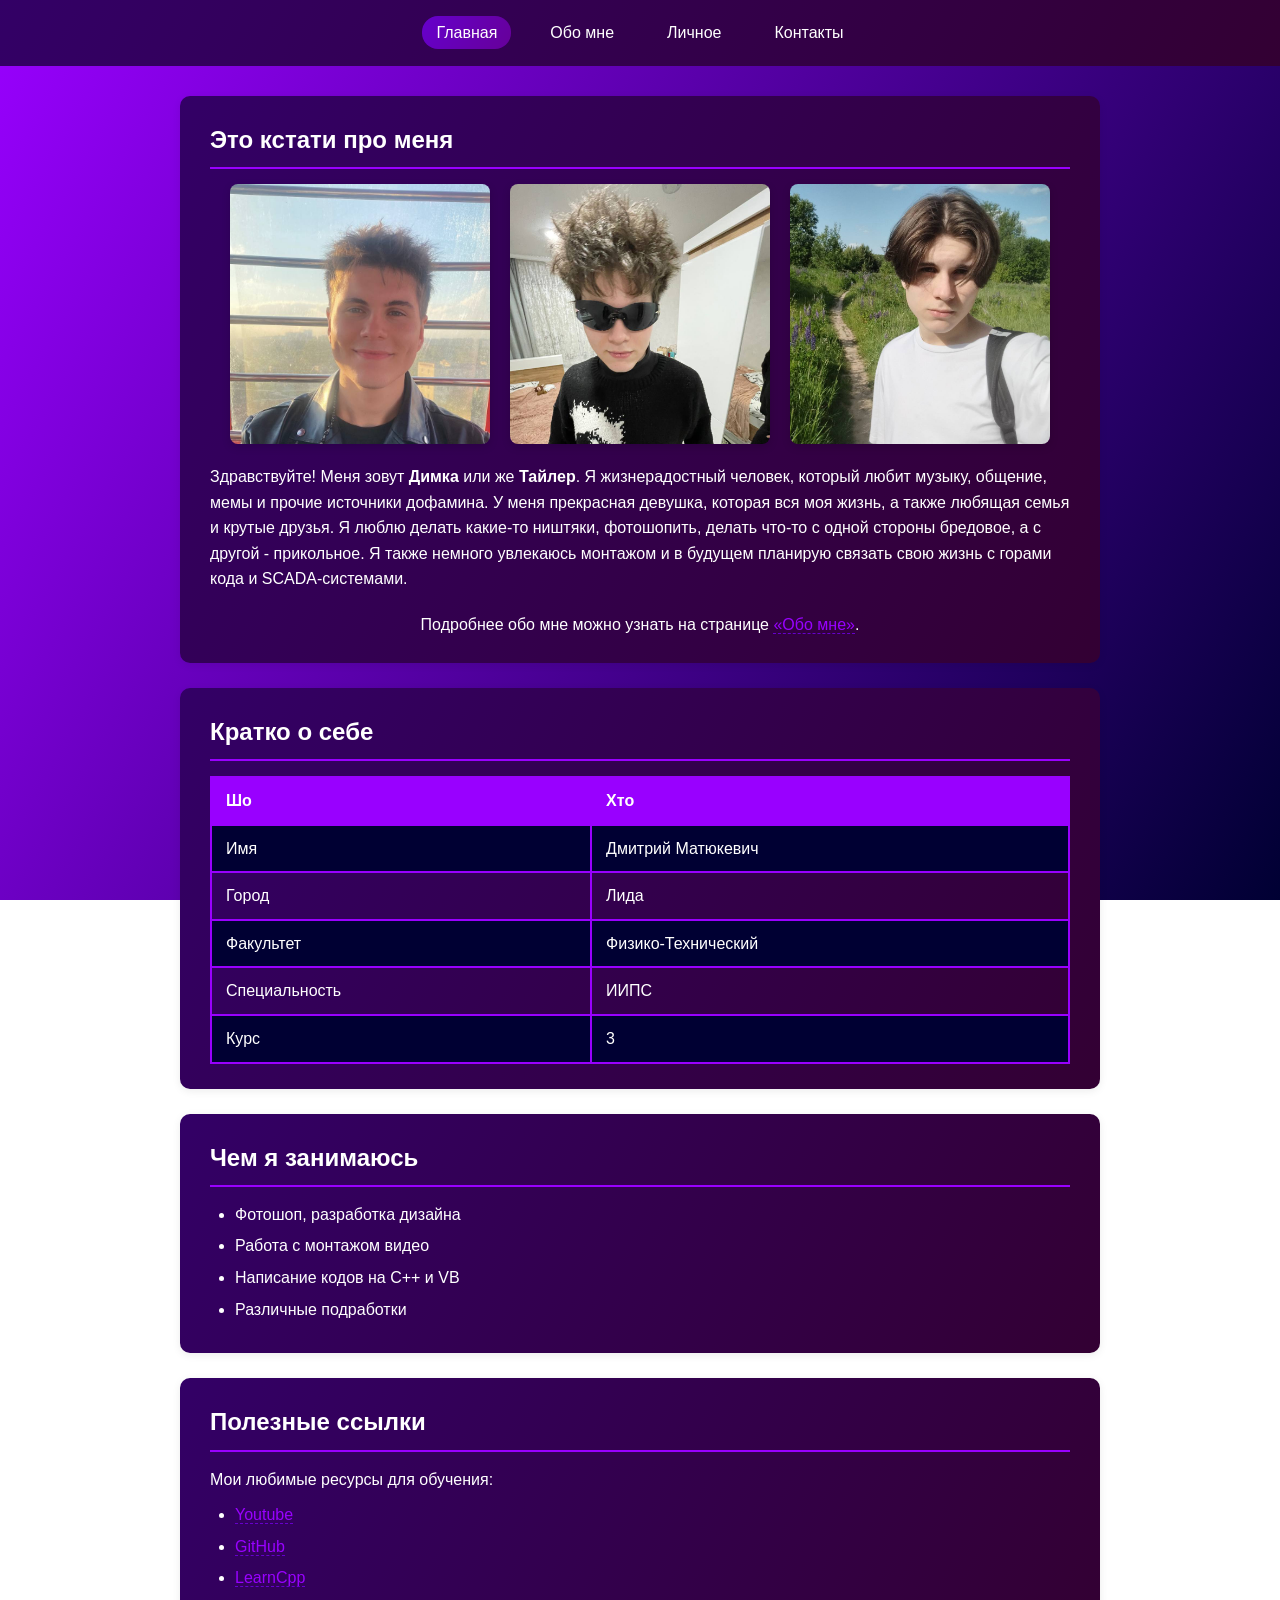
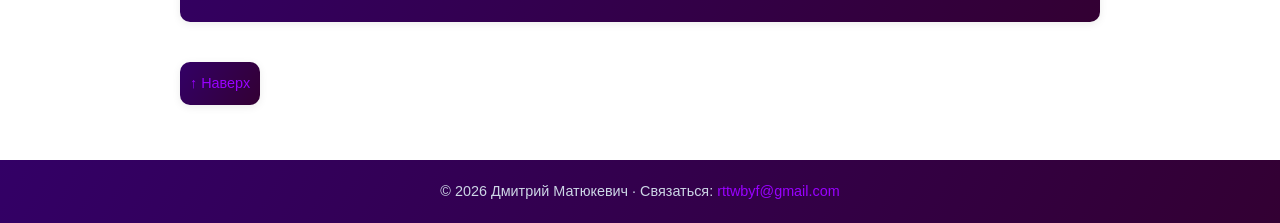
<file: index.html>
<!DOCTYPE html>
<html lang="ru">
<head>
	<meta charset="UTF-8">
	<meta name="viewport" content="width=device-width, initial-scale=1.0">
	<title>Дмитрий Матюкевич</title>
	<link rel="stylesheet" href="style.css">
</head>
<body>

<nav>
	<ul>
        	<li><a href="index.html" class="active">Главная</a></li>
        	<li><a href="about.html">Обо мне</a></li>
        	<li><a href="gfandg.html">Личное</a></li>
        	<li><a href="contacts.html">Контакты</a></li>
	</ul>
</nav>

<main>

	<section>
        	<h2>Это кстати про меня</h2>
		<div class="gallery">
		<figure>
        	<img src="images/avatar1.jpg" alt="аватарка" class="avatar">
		</figure>
		<figure>
		<img src="images/avatar2.jpg" alt="аватарка 2" class="avatar">
		</figure>
		<figure>
		<img src="images/avatar3.jpg" alt="аватарка 3" class="avatar">
		</figure>
		<p>
			Здравствуйте! Меня зовут <b>Димка</b> или же <b>Тайлер</b>.
			Я жизнерадостный человек, который любит музыку, общение, мемы и прочие
			источники дофамина. 
			У меня прекрасная девушка,
			которая вся моя жизнь, а также любящая семья и крутые друзья. Я люблю
			делать какие-то	ништяки, фотошопить, делать что-то с одной стороны
			бредовое, а с другой - прикольное. Я также немного увлекаюсь монтажом и в 
			будущем планирую связать свою жизнь с горами кода и SCADA-системами. 

        	</p>
        	<p>
		Подробнее обо мне можно узнать на странице
		<a href="about.html" class="link">«Обо мне»</a>.
		</p>
	</section>

	<section>
        	<h2>Кратко о себе</h2>
        	<table>
			<tr>
                		<th>Шо</th>
                		<th>Хто</th>
			</tr>
			<tr>
                		<td>Имя</td>
                		<td>Дмитрий Матюкевич</td>
			</tr>
			<tr>
                		<td>Город</td>
                		<td>Лида</td>
			</tr>
			<tr>
                		<td>Факультет</td>
                		<td>Физико-Технический</td>
			</tr>
			<tr>
                		<td>Специальность</td>
                		<td>ИИПС</td>
			</tr>
			<tr>
				<td>Курс</th>
				<td>3</th>
			</tr>
		</table>
	</section>

	<section>
        	<h2>Чем я занимаюсь</h2>
        	<ul class="custom">
			<li>Фотошоп, разработка дизайна</li>
			<li>Работа с монтажом видео</li>
			<li>Написание кодов на C++ и VB</li>
			<li>Различные подработки</li>
		</ul>
	</section>

	<section>
		<h2>Полезные ссылки</h2>
		<p>Мои любимые ресурсы для обучения:</p>
		<ul class="custom">
			<li><a class="link" href="https://youtube.com/" target="_blank">Youtube</a></li>
			<li><a class="link" href="https://github.com/" target="_blank">GitHub</a></li>
			<li><a class="link" href="https://learncpp.com/" target="_blank">LearnCpp</a></li>
		</ul>
	</section>

	<a href="#" class="top-link">↑ Наверх</a>

</main>

<footer>
	<p>© 2026 Дмитрий Матюкевич · Связаться: <a>rttwbyf@gmail.com</a></p>
</footer>

</body>
</html>
</file>
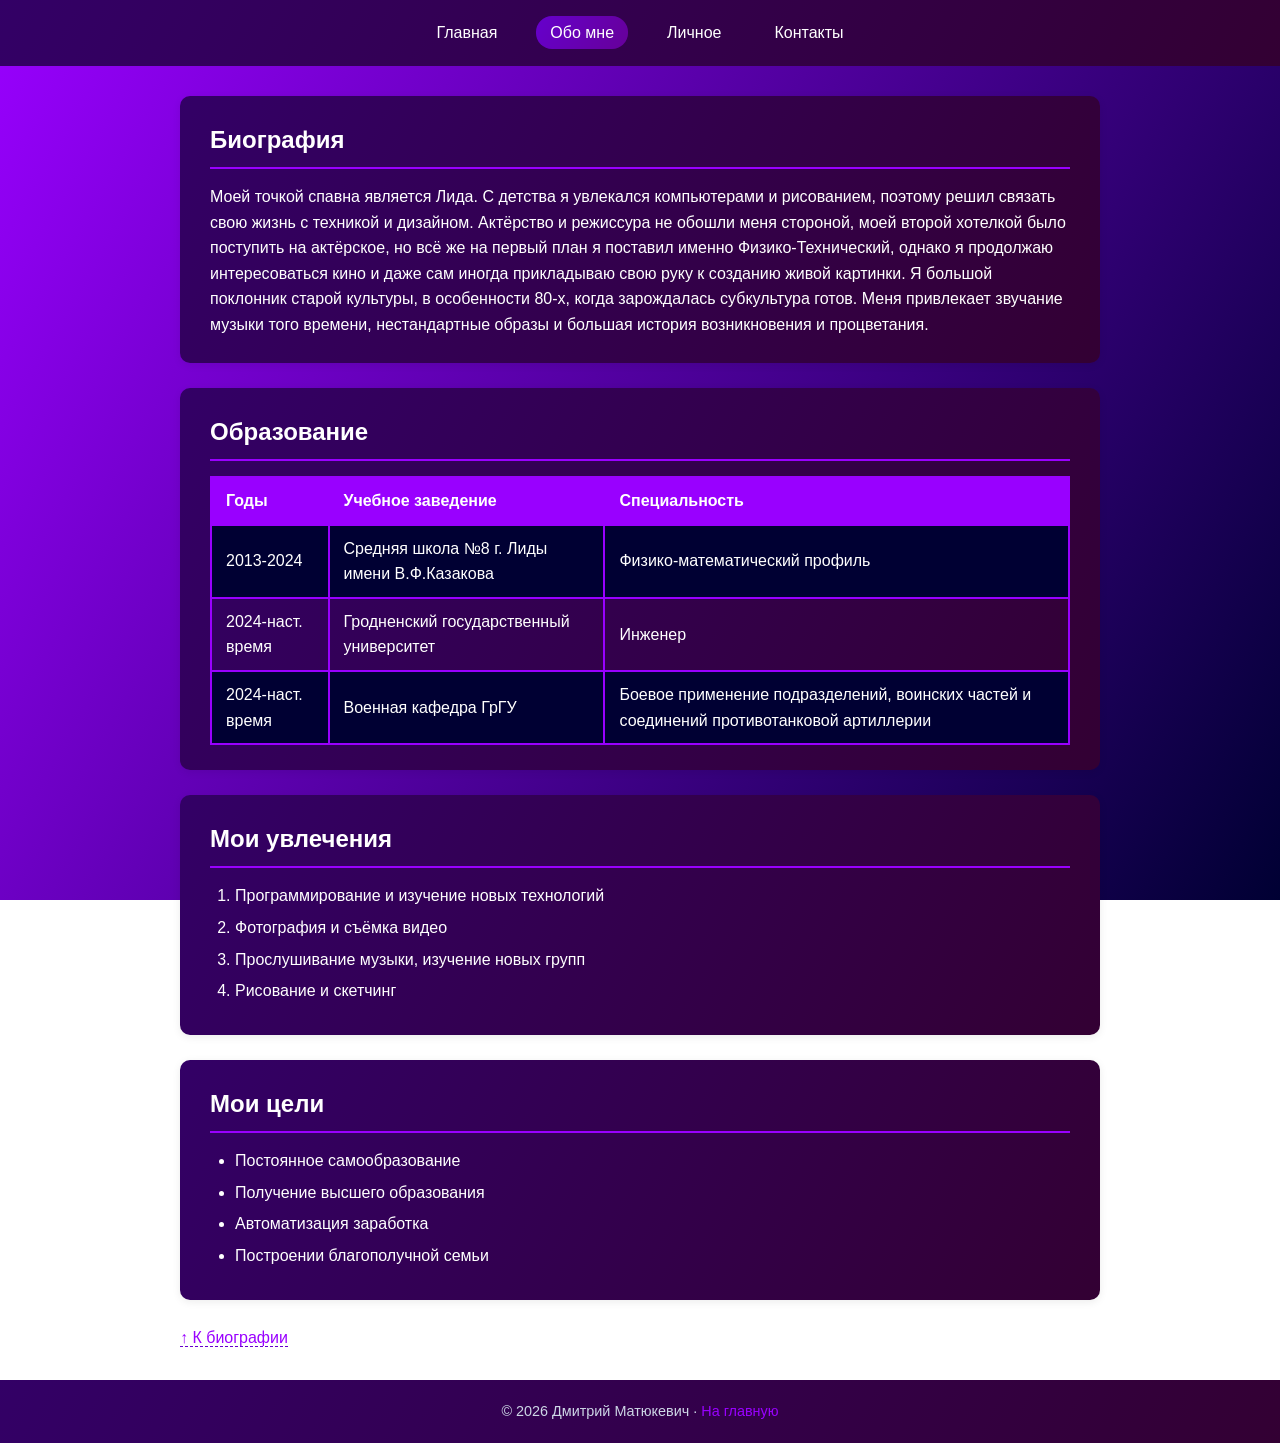
<file: about.html>
<!DOCTYPE html>
<html lang="ru">
<head>
	<meta charset="UTF-8">
	<meta name="viewport" content="width=device-width, initial-scale=1.0">
	<title>Обо мне</title>
	<link rel="stylesheet" href="style.css">
</head>
<body>

<nav>
	<ul>
        	<li><a href="index.html">Главная</a></li>
        	<li><a href="about.html" class="active">Обо мне</a></li>
        	<li><a href="gfandg.html">Личное</a></li>
        	<li><a href="contacts.html">Контакты</a></li>
	</ul>
</nav>

<main>

	<section id="biography">
		<h2>Биография</h2>
		<p>
			Моей точкой спавна является Лида. С детства я увлекался компьютерами и
			рисованием, поэтому решил связать свою жизнь с техникой и дизайном.
			Актёрство и режиссура не обошли меня стороной, моей второй хотелкой было
			поступить на актёрское, но всё же на первый план я поставил именно
			Физико-Технический, однако я продолжаю интересоваться кино и даже сам
			иногда прикладываю свою руку к созданию живой картинки.
			Я большой поклонник старой культуры, в особенности 80-х, когда зарождалась
			субкультура готов. Меня привлекает звучание музыки того времени,
			нестандартные образы и большая история возникновения и процветания.
        	</p>
	</section>

	<section id="education">
		<h2>Образование</h2>
		<table>
	<tr>
                <th>Годы</th>
                <th>Учебное заведение</th>
                <th>Специальность</th>
        </tr>
        <tr>
                <td>2013-2024</td>
                <td>Средняя школа №8 г. Лиды имени В.Ф.Казакова</td>
                <td>Физико-математический профиль</td>
        </tr>
        <tr>
                <td>2024-наст. время</td>
                <td>Гродненский государственный университет</td>
                <td>Инженер</td>
        </tr>
	<tr>
		<td>2024-наст. время</td>
		<td>Военная кафедра ГрГУ</td>
		<td>Боевое применение подразделений, воинских частей
		и соединений противотанковой артиллерии</td>
	</tr>
        	</table>
	</section>

	<section id="hobbies">
		<h2>Мои увлечения</h2>
		<ol class="custom">
			<li>Программирование и изучение новых технологий</li>
			<li>Фотография и съёмка видео</li>
			<li>Прослушивание музыки, изучение новых групп</li>
			<li>Рисование и скетчинг</li>
		</ol>
	</section>

	<section id="values">
		<h2>Мои цели</h2>
		<ul class="custom">
			<li>Постоянное самообразование</li>
			<li>Получение высшего образования</li>
			<li>Автоматизация заработка</li>
			<li>Построении благополучной семьи</li>
		</ul>
	</section>

	<p><a href="#biography" class="link">↑ К биографии</a></p>

</main>

<footer>
	<p>© 2026 Дмитрий Матюкевич · <a href="index.html">На главную</a></p>
</footer>

</body>
</html>
</file>
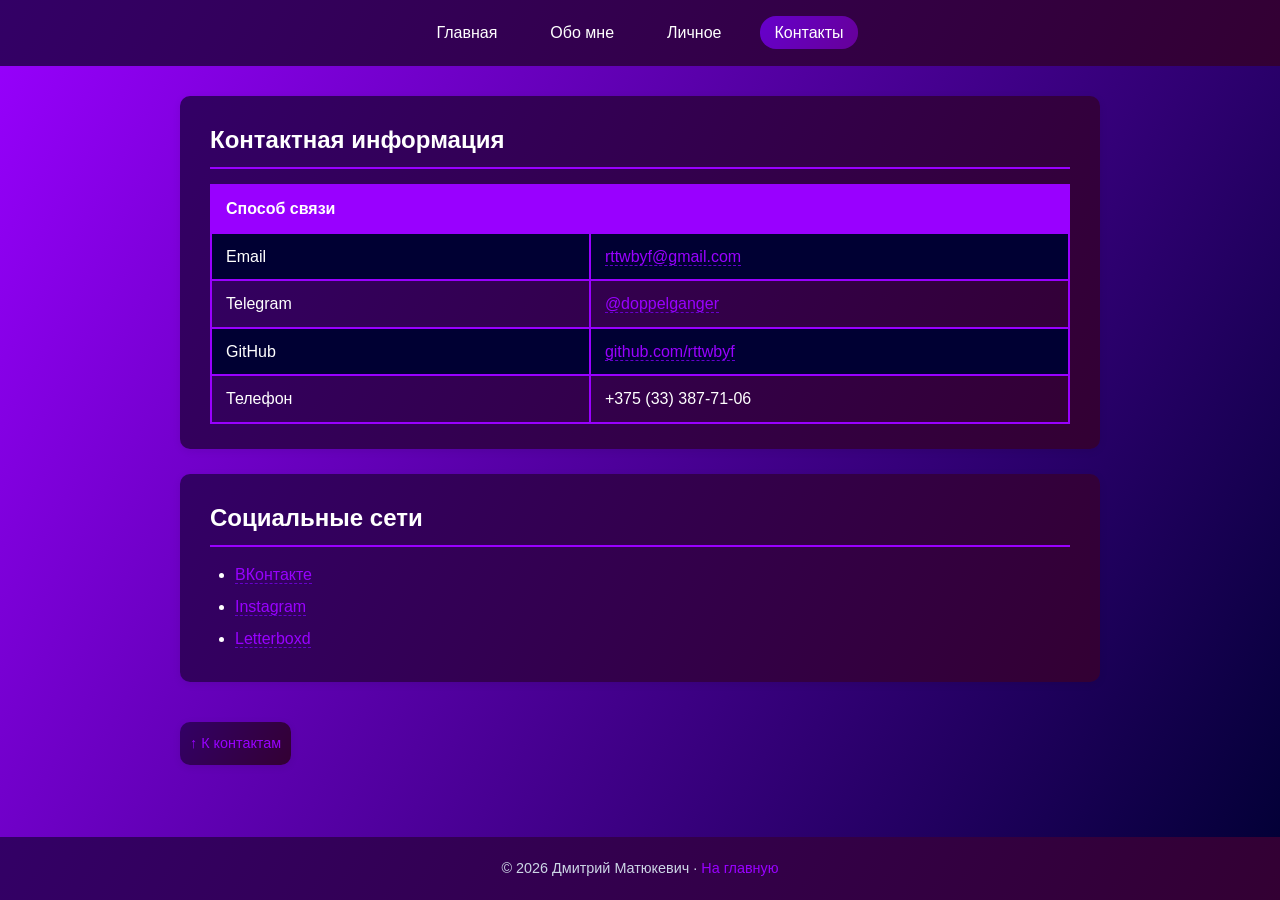
<file: contacts.html>
<!DOCTYPE html>
<html lang="ru">
<head>
	<meta charset="UTF-8">
	<meta name="viewport" content="width=device-width, initial-scale=1.0">
	<title>Контакты</title>
	<link rel="stylesheet" href="style.css">
</head>
<body>

<nav>
	<ul>
        	<li><a href="index.html">Главная</a></li>
        	<li><a href="about.html">Обо мне</a></li>
        	<li><a href="gfandg.html">Личное</a></li>
        	<li><a href="contacts.html" class="active">Контакты</a></li>
	</ul>
</nav>

<main>

	<section id="contact-info">
		<h2>Контактная информация</h2>
		<table>
	<tr>
                <th>Способ связи</th>
                <th></th>
	</tr>
        <tr>
                <td>Email</td>
                <td><a class="link" href="mailto:rttwbyf@gmail.com">rttwbyf@gmail.com</a></td>
        </tr>
        <tr>
                <td>Telegram</td>
                <td><a class="link" href="https://t.me/doppelg44nger" target="_blank">@doppelganger</a></td>
        </tr>
        <tr>
                <td>GitHub</td>
                <td><a class="link" href="https://github.com/rttwbyf" target="_blank">github.com/rttwbyf</a></td>
        </tr>
        <tr>
                <td>Телефон</td>
                <td>+375 (33) 387-71-06</td>
        </tr>
        	</table>
	</section>

	<section>
        	<h2>Социальные сети</h2>
        	<ul class="custom">
			<li><a class="link" href="https://vk.com/rttwbyf/" target="_blank">ВКонтакте</a></li>
			<li><a class="link" href="https://www.instagram.com/rttwbyf/" target="_blank">Instagram</a></li>
			<li><a class="link" href="https://letterboxd.com/rttwbyf/" target="_blank">Letterboxd</a></li>
		</ul>
	</section>

	<a href="#contact-info" class="top-link">↑ К контактам</a>

</main>
	<p>
	</p>

<footer>
	<p>© 2026 Дмитрий Матюкевич · <a href="index.html">На главную</a></p>
</footer>

</body>
</html>
</file>
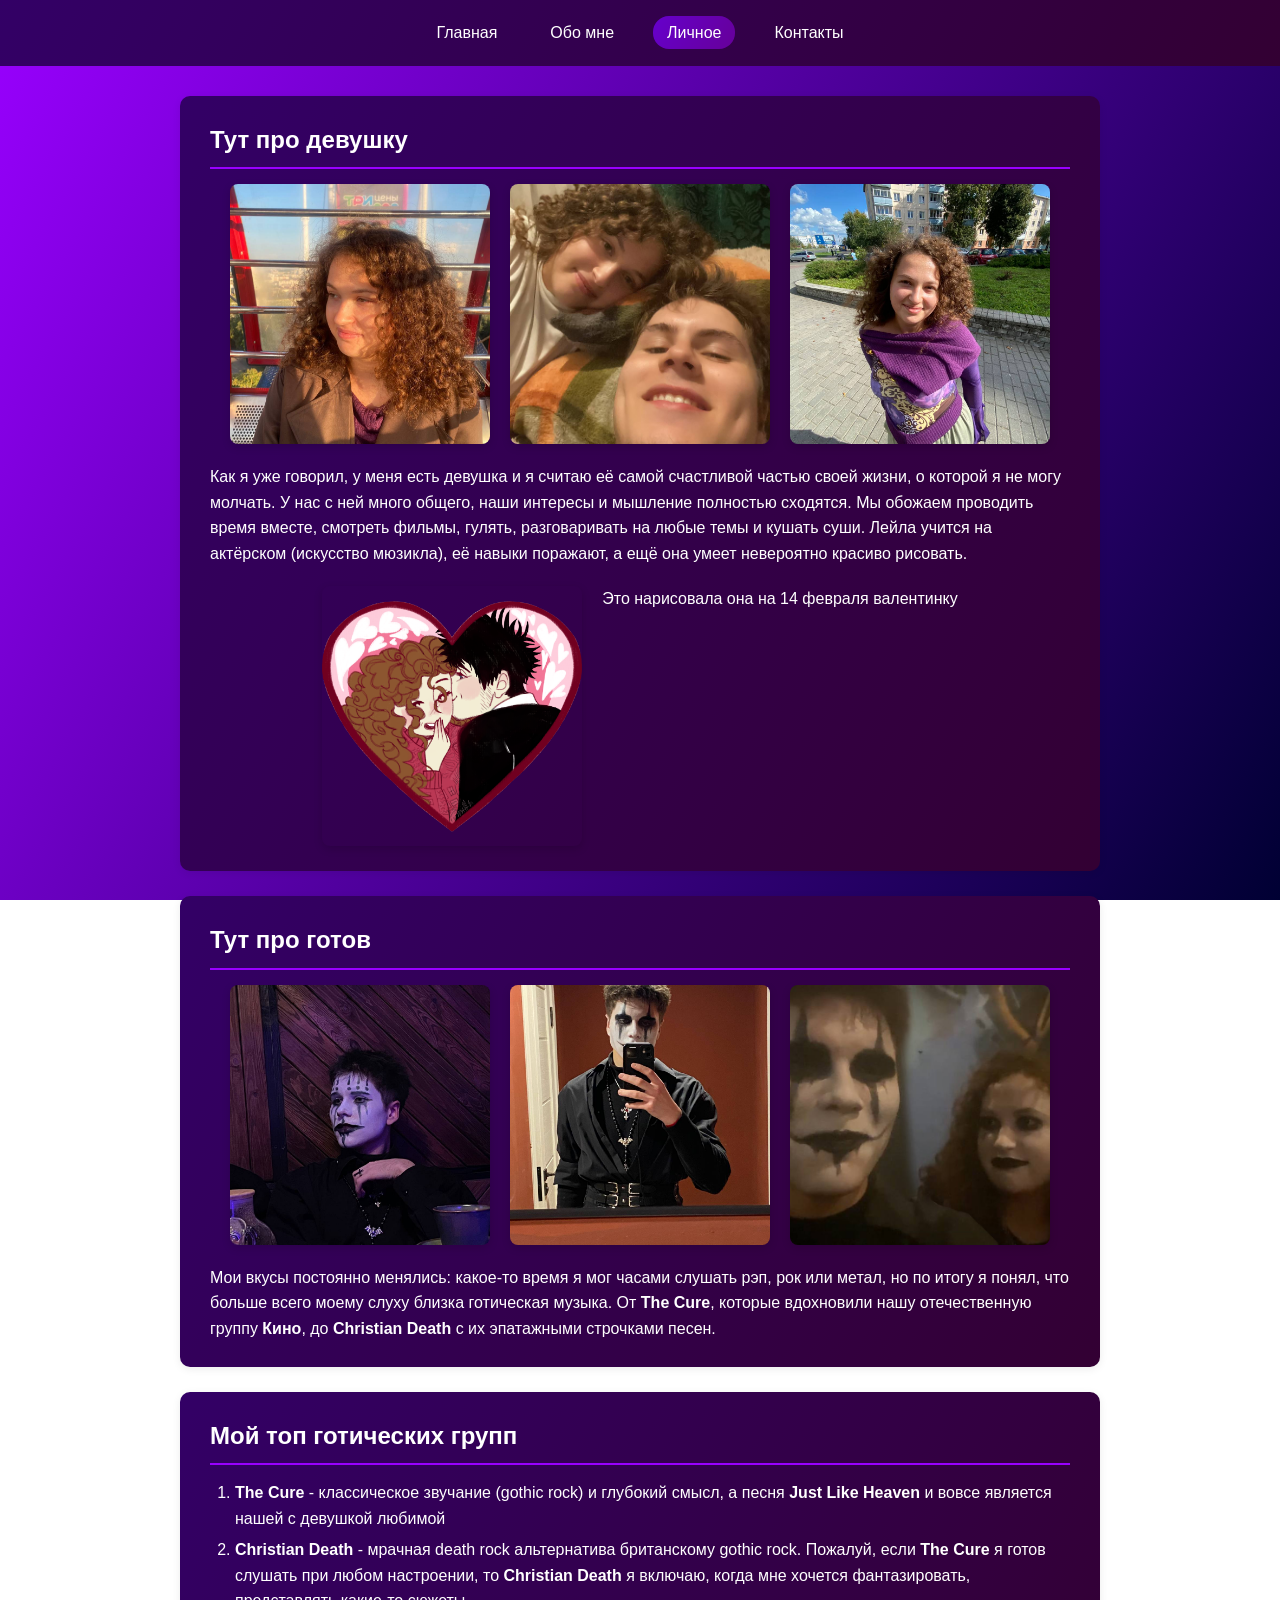
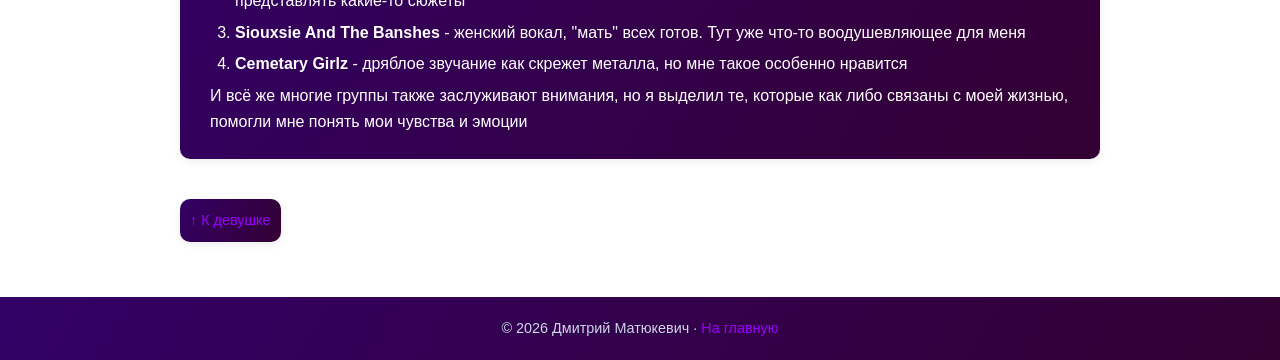
<file: gfandg.html>
<!DOCTYPE html>
<html lang="ru">
<head>
	<meta charset="UTF-8">
	<meta name="viewport" content="width=device-width, initial-scale=1.0">
	<title>Девушка и готы</title>
	<link rel="stylesheet" href="style.css">
</head>
<body>

<nav>
	<ul>
        	<li><a href="index.html">Главная</a></li>
        	<li><a href="about.html">Обо мне</a></li>
        	<li><a href="gfandg.html" class="active">Личное</a></li>
        	<li><a href="contacts.html">Контакты</a></li>
	</ul>
</nav>

<main>

	<section>
		<h2>Тут про девушку</h2>
		<div class="gallery">
		<figure>
		<img src="images/photo1.jpg" alt="фото 1" class="avatar">
		</figure>
		<figure>
		<img src="images/photo2.jpg" alt="фото 2" class="avatar">
		</figure>
		<figure>
		<img src="images/photo3.jpg" alt="фото 3" class="avatar">
		</figure>
		<p>
			Как я уже говорил, у меня есть девушка и я считаю её
			самой счастливой частью своей жизни, о которой я не могу
			молчать. У нас с ней много общего, наши интересы и мышление
			полностью сходятся. Мы обожаем проводить время вместе, смотреть
			фильмы, гулять, разговаривать на любые темы и кушать суши. Лейла
			учится на актёрском (искусство мюзикла), её навыки поражают, а ещё
			она умеет невероятно красиво рисовать.
		</p>
		<figure>
		<img src="images/heart.png" alt="сердце" class="avatar">
		</figure>
		<p>
			Это нарисовала она на 14 февраля валентинку
		</p>
	</section> 

	<section>
		<h2>Тут про готов</h2>
		<div class="gallery">
		<figure>
		<img src="images/photo4.jpg" alt="фото 1" class="avatar">
		</figure>
		<figure>
		<img src="images/photo5.jpg" alt="фото 2" class="avatar">
		</figure>
		<figure>
		<img src="images/photo6.jpg" alt="фото 3" class="avatar">
		</figure>
		<p>
			Мои вкусы постоянно менялись: какое-то время я мог часами
			слушать рэп, рок или метал, но по итогу я понял, что
			больше всего моему слуху близка готическая музыка.
			От <b>The Cure</b>, которые вдохновили нашу отечественную группу
			<b>Кино</b>, до <b>Christian Death</b> с их эпатажными строчками
			песен.
		</p>
	</section> 

	<section>
		<h2>Мой топ готических групп</h2>
		<ol class="custom">
			<li><b>The Cure</b> - классическое звучание (gothic rock) и
			глубокий смысл, а песня <b>Just Like Heaven</b> и вовсе является
			нашей с девушкой любимой</li>
			<li><b>Christian Death</b> - мрачная death rock альтернатива
			британскому gothic rock. Пожалуй, если <b>The Cure</b>
			я готов слушать при любом настроении, то <b>Christian Death</b>
			я включаю, когда мне хочется фантазировать, представлять
			какие-то сюжеты</li>
			<li><b>Siouxsie And The Banshes</b> - женский вокал, "мать"
			всех готов. Тут уже что-то воодушевляющее для меня</li>
			<li><b>Cemetary Girlz</b> - дряблое звучание как скрежет
			металла, но мне такое особенно нравится</li>
		</ol>
		<p>
			И всё же многие группы также заслуживают внимания, но я
			выделил те, которые как либо связаны с моей жизнью, помогли мне
			понять мои чувства и эмоции
		</p>
	</section>		

	<a href="#" class="top-link">↑ К девушке</a>

</main>

<footer>
	<p>© 2026 Дмитрий Матюкевич · <a href="index.html">На главную</a></p>
</footer>

</body>
</html>
</file>
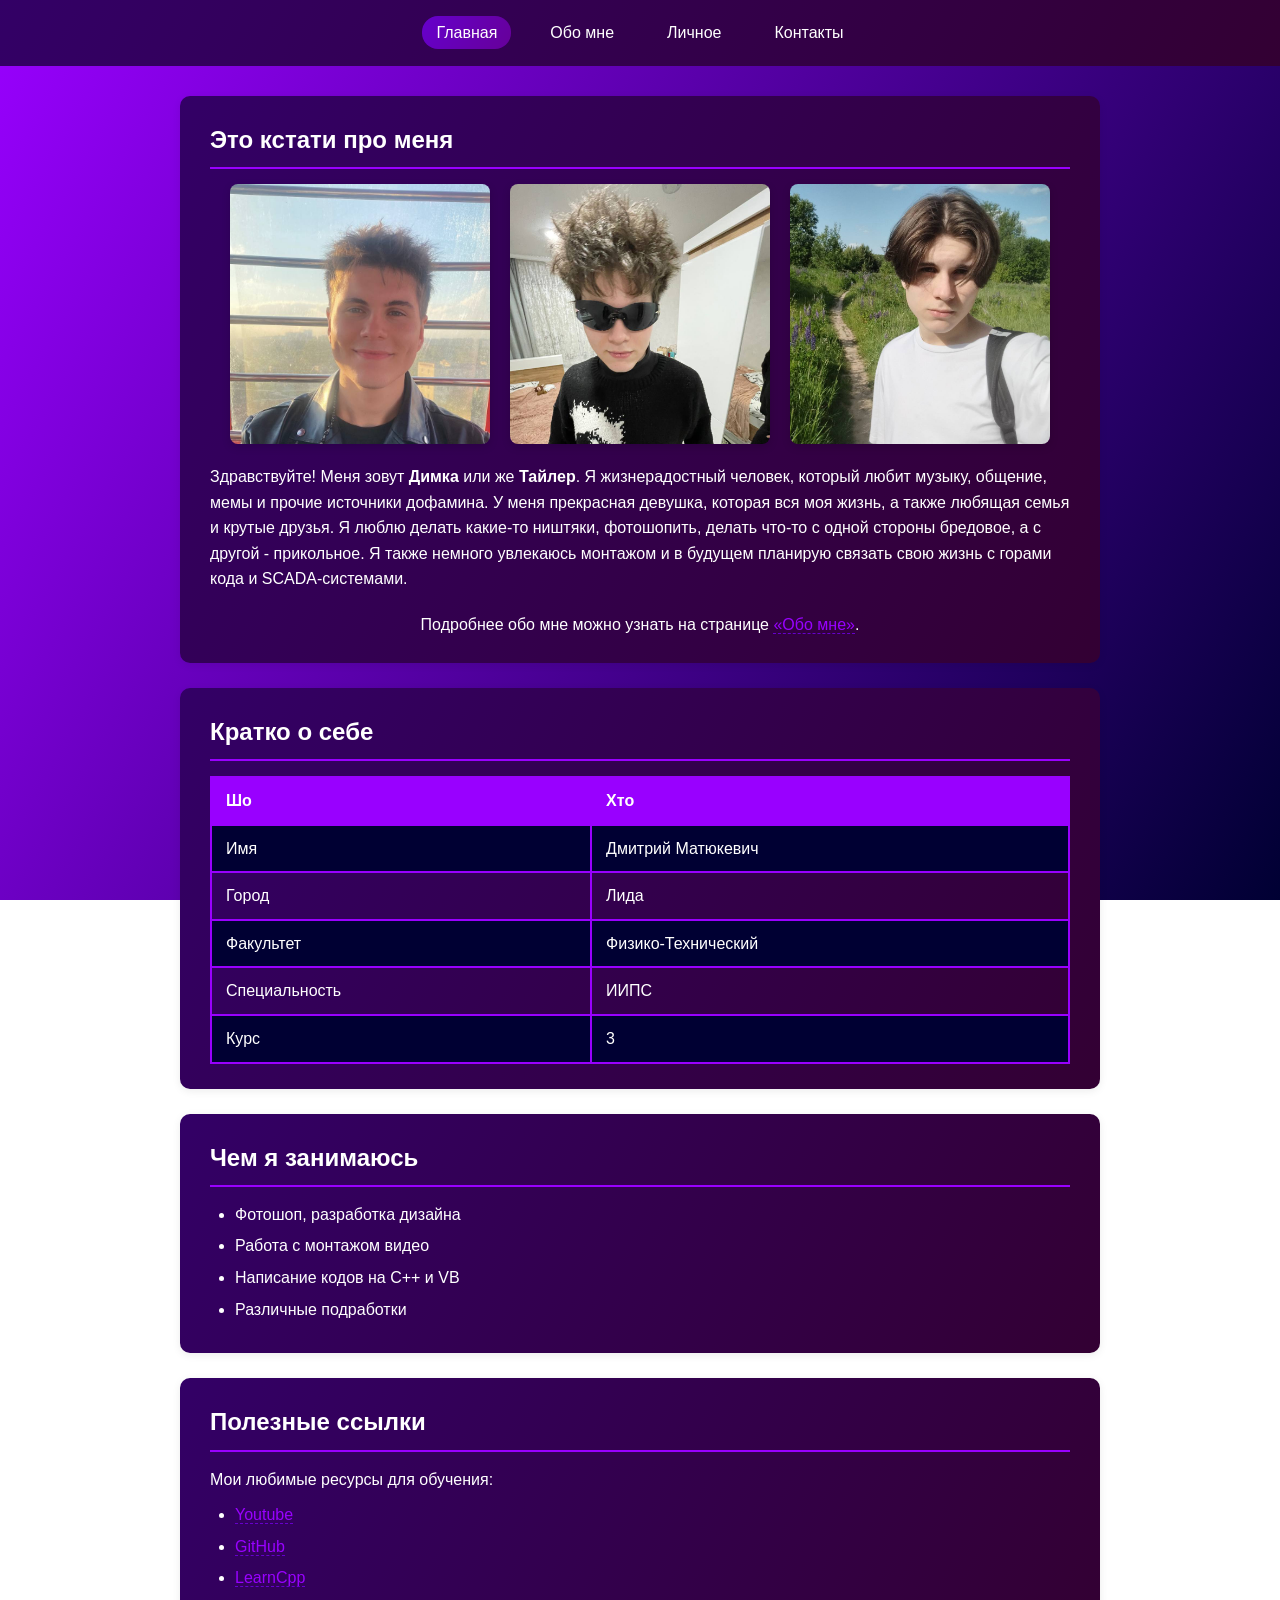
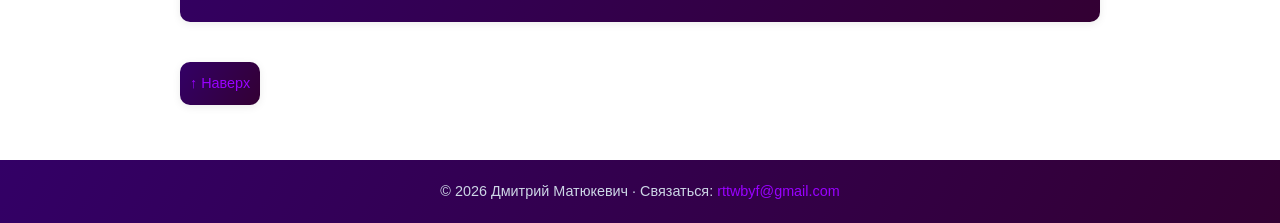
<file: main.html>
<!DOCTYPE html>
<html lang="ru">
<head>
	<meta charset="UTF-8">
	<meta name="viewport" content="width=device-width, initial-scale=1.0">
	<title>Дмитрий Матюкевич</title>
	<link rel="stylesheet" href="style.css">
</head>
<body>

<nav>
	<ul>
        	<li><a href="main.html" class="active">Главная</a></li>
        	<li><a href="about.html">Обо мне</a></li>
        	<li><a href="gfandg.html">Личное</a></li>
        	<li><a href="contacts.html">Контакты</a></li>
	</ul>
</nav>

<main>

	<section>
        	<h2>Это кстати про меня</h2>
		<div class="gallery">
		<figure>
        	<img src="images/avatar1.jpg" alt="аватарка" class="avatar">
		</figure>
		<figure>
		<img src="images/avatar2.jpg" alt="аватарка 2" class="avatar">
		</figure>
		<figure>
		<img src="images/avatar3.jpg" alt="аватарка 3" class="avatar">
		</figure>
		<p>
			Здравствуйте! Меня зовут <b>Димка</b> или же <b>Тайлер</b>.
			Я жизнерадостный человек, который любит музыку, общение, мемы и прочие
			источники дофамина. 
			У меня прекрасная девушка,
			которая вся моя жизнь, а также любящая семья и крутые друзья. Я люблю
			делать какие-то	ништяки, фотошопить, делать что-то с одной стороны
			бредовое, а с другой - прикольное. Я также немного увлекаюсь монтажом и в 
			будущем планирую связать свою жизнь с горами кода и SCADA-системами. 

        	</p>
        	<p>
		Подробнее обо мне можно узнать на странице
		<a href="about.html" class="link">«Обо мне»</a>.
		</p>
	</section>

	<section>
        	<h2>Кратко о себе</h2>
        	<table>
			<tr>
                		<th>Шо</th>
                		<th>Хто</th>
			</tr>
			<tr>
                		<td>Имя</td>
                		<td>Дмитрий Матюкевич</td>
			</tr>
			<tr>
                		<td>Город</td>
                		<td>Лида</td>
			</tr>
			<tr>
                		<td>Факультет</td>
                		<td>Физико-Технический</td>
			</tr>
			<tr>
                		<td>Специальность</td>
                		<td>ИИПС</td>
			</tr>
			<tr>
				<td>Курс</th>
				<td>3</th>
			</tr>
		</table>
	</section>

	<section>
        	<h2>Чем я занимаюсь</h2>
        	<ul class="custom">
			<li>Фотошоп, разработка дизайна</li>
			<li>Работа с монтажом видео</li>
			<li>Написание кодов на C++ и VB</li>
			<li>Различные подработки</li>
		</ul>
	</section>

	<section>
		<h2>Полезные ссылки</h2>
		<p>Мои любимые ресурсы для обучения:</p>
		<ul class="custom">
			<li><a class="link" href="https://youtube.com/" target="_blank">Youtube</a></li>
			<li><a class="link" href="https://github.com/" target="_blank">GitHub</a></li>
			<li><a class="link" href="https://learncpp.com/" target="_blank">LearnCpp</a></li>
		</ul>
	</section>

	<a href="#" class="top-link">↑ Наверх</a>

</main>

<footer>
	<p>© 2026 Дмитрий Матюкевич · Связаться: <a>rttwbyf@gmail.com</a></p>
</footer>

</body>
</html>
</file>
<file: style.css>
* {
	margin: 0;
	padding: 0;
	box-sizing: border-box;
}

html, body {
	height: 100%;
}

body {
	font-family: 'Segoe UI', Arial, sans-serif;
	background: linear-gradient(120deg, #9900ff, #000033);
	background-attachment: fixed;
	color: #ffffff;
	line-height: 1.6;

	display: flex;
	flex-direction: column; 
	min-height: 100vh; 
}

nav {
	background: linear-gradient(120deg, #330066, #330033);
	padding: 20px 0;
	position: sticky;
	top: 0;
	z-index: 100;
}

nav ul {
	list-style: none;
	display: flex;
	justify-content: center;
	flex-wrap: wrap;
	gap: 25px;
}

nav a {
	color: #fff;
	text-decoration: none;
	font-weight: 500;
	padding: 8px 14px;
	border-radius: 16px;
	transition: background 0.3s;
}

nav a:hover,
nav a.active {
	background: linear-gradient(120deg, #6600cc, #660099);
}

main {
	max-width: 960px;
	margin: 30px auto;
	padding: 0 20px;
	width: 100%;              
	flex: 1;                 
}

section {
	background: linear-gradient(120deg, #330066, #330033);
	border-radius: 10px;
	padding: 25px 30px;
	margin-bottom: 25px;
	box-shadow: 0 2px 8px rgba(0, 0, 0, 0.08);
}

h2 {
	color: #ffffff;
	border-bottom: 2px solid #9900ff;
	padding-bottom: 8px;
	margin-bottom: 15px;
}

h3 {
	color: #9900ff;
	margin: 15px 0 8px;
}

ul.custom,
ol.custom {
	margin-left: 25px;
	margin-top: 10px;
}

ul.custom li,
ol.custom li {
	margin-bottom: 6px;
}

table {
	width: 100%;
	border-collapse: collapse;
	margin-top: 15px;
}

table th,
table td {
	border: 2px solid #9900ff;
	padding: 10px 14px;
	text-align: left;
}

table th {
	background-color: #9900ff;
	color: #fff;
}

table tr:nth-child(even) {
	background-color: #000033;
}

.avatar {
	display: block;
	width: 180px;
	height: 180px;
	border-radius: 50%;
	object-fit: cover;
	margin: 0 auto 20px;
}

.gallery {
	display: flex;
	flex-wrap: wrap;
	gap: 20px;
	justify-content: center;
	margin-top: 15px;
}

.gallery figure {
	height: 260px;
	width: 260px;
	text-align: center;
}

.gallery img {
	width: 100%;
	height: 100%;
	border-radius: 8px;
	box-shadow: 0 3px 8px rgba(0, 0, 0, 0.15);
}

.gallery figcaption {
	margin-top: 8px;
	font-size: 0.95em;
	color: #555;
}

a.link {
	color: #9900ff;
	text-decoration: none;
	border-bottom: 1px dashed #6600cc;
}

a.link:hover {
	color: #6600cc;
	border-bottom-style: solid;
}

footer {
	background: linear-gradient(120deg, #330066, #330033);
	color: #cdd6e6;
	text-align: center;
	padding: 20px;
	font-size: 0.9em;
}

footer a {
	color: #9900ff;
	text-decoration: none;
}

footer a:hover {
	text-decoration: underline;
}

.top-link {
	display: inline-block;
	margin-top: 15px;
	font-size: 0.9em;
	color: #9900ff;
	text-decoration: none;
	background: linear-gradient(120deg, #330066, #330033);
 	border-radius: 10px;
	padding: 10px 10px;
    	text-align: center;
    	margin-bottom: 25px;
    	box-shadow: 0 2px 8px rgba(0, 0, 0, 0.08);
}

.top-link:hover {
	text-decoration: underline;
}
</file>
